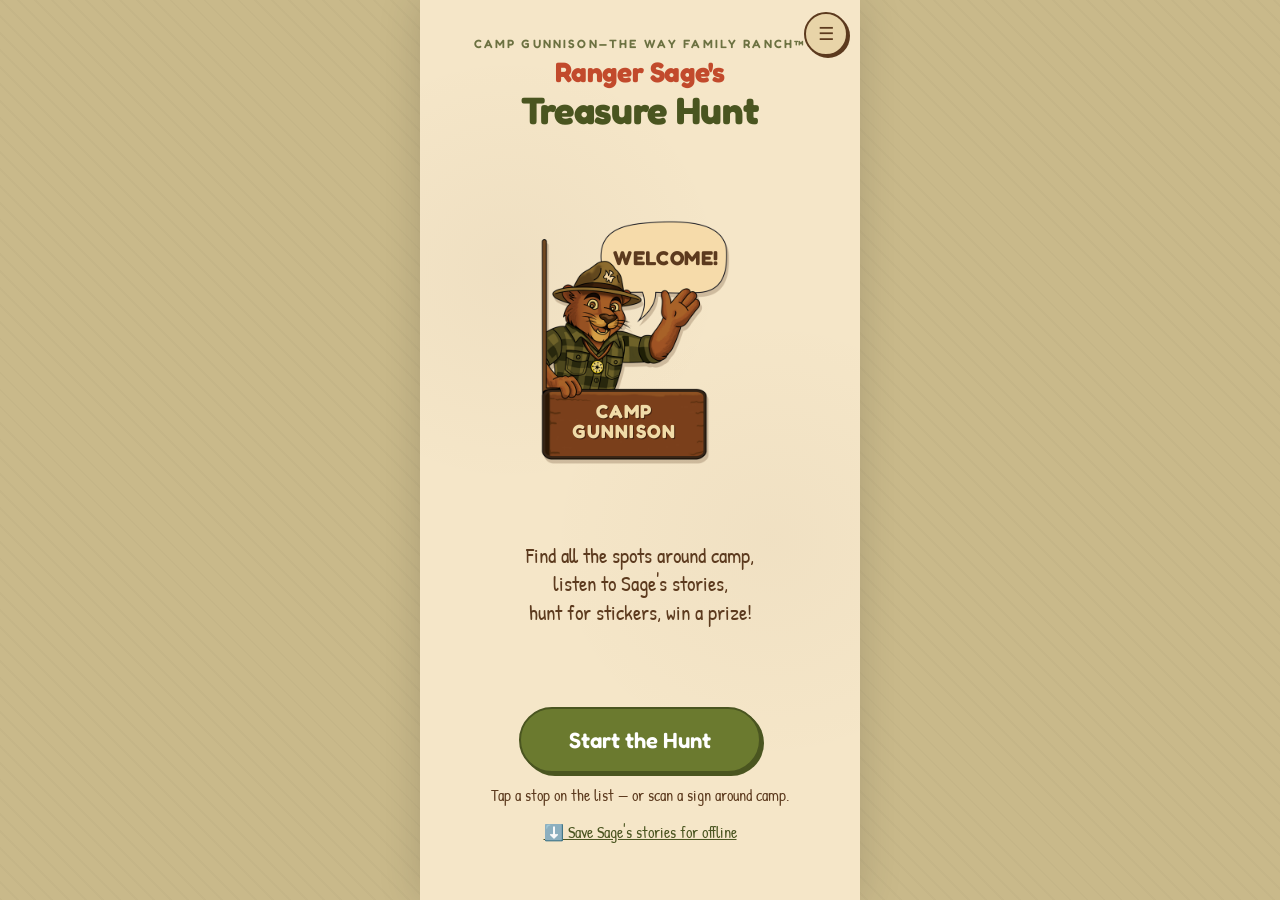
<file: index.html>
<!DOCTYPE html>
<html lang="en">
<head>
  <meta charset="utf-8">
  <meta name="viewport" content="width=device-width, initial-scale=1">
  <meta name="theme-color" content="#5C7A3A">
  <title>Ranger Sage's Treasure Hunt — Camp Gunnison</title>

  <link rel="manifest" href="manifest.webmanifest">
  <link rel="icon" type="image/png" href="icons/icon-192.png">
  <link rel="apple-touch-icon" href="icons/apple-touch-icon.png">
  <meta name="mobile-web-app-capable" content="yes">
  <meta name="apple-mobile-web-app-capable" content="yes">
  <meta name="apple-mobile-web-app-status-bar-style" content="default">
  <meta name="apple-mobile-web-app-title" content="Sage's Hunt">

  <!-- Fonts are self-hosted so the look survives offline / weak signal. -->
  <link rel="stylesheet" href="fonts/fonts.css?v=2026-07-03a">
  <link rel="stylesheet" href="styles.css?v=2026-07-03a">
</head>
<body>
  <div id="device-frame">
    <div id="app" role="main">
      <noscript>This treasure hunt needs JavaScript turned on.</noscript>
    </div>
    <div id="toast-host" role="status" aria-live="polite"></div>
    <div id="confetti-host" aria-hidden="true"></div>
    <button id="menu-btn" type="button" aria-label="Menu" aria-controls="menu-panel" aria-expanded="false">☰</button>
    <div id="menu-panel" hidden>
      <button class="menu-item" data-action="map">Back to map</button>
      <button class="menu-item" data-action="reset">Start over</button>
      <button class="menu-item" data-action="close">Close</button>
    </div>
  </div>

  <script src="jsQR.min.js?v=2026-07-03a"></script>
  <script src="qr-scanner.js?v=2026-07-03a"></script>
  <script src="data.js?v=2026-07-03a"></script>
  <script src="app.js?v=2026-07-03a"></script>
  <script>
    if ("serviceWorker" in navigator) {
      window.addEventListener("load", () => {
        navigator.serviceWorker.register("sw.js").catch(err => console.warn("SW register failed:", err));
      });
    }
  </script>
</body>
</html>
</file>
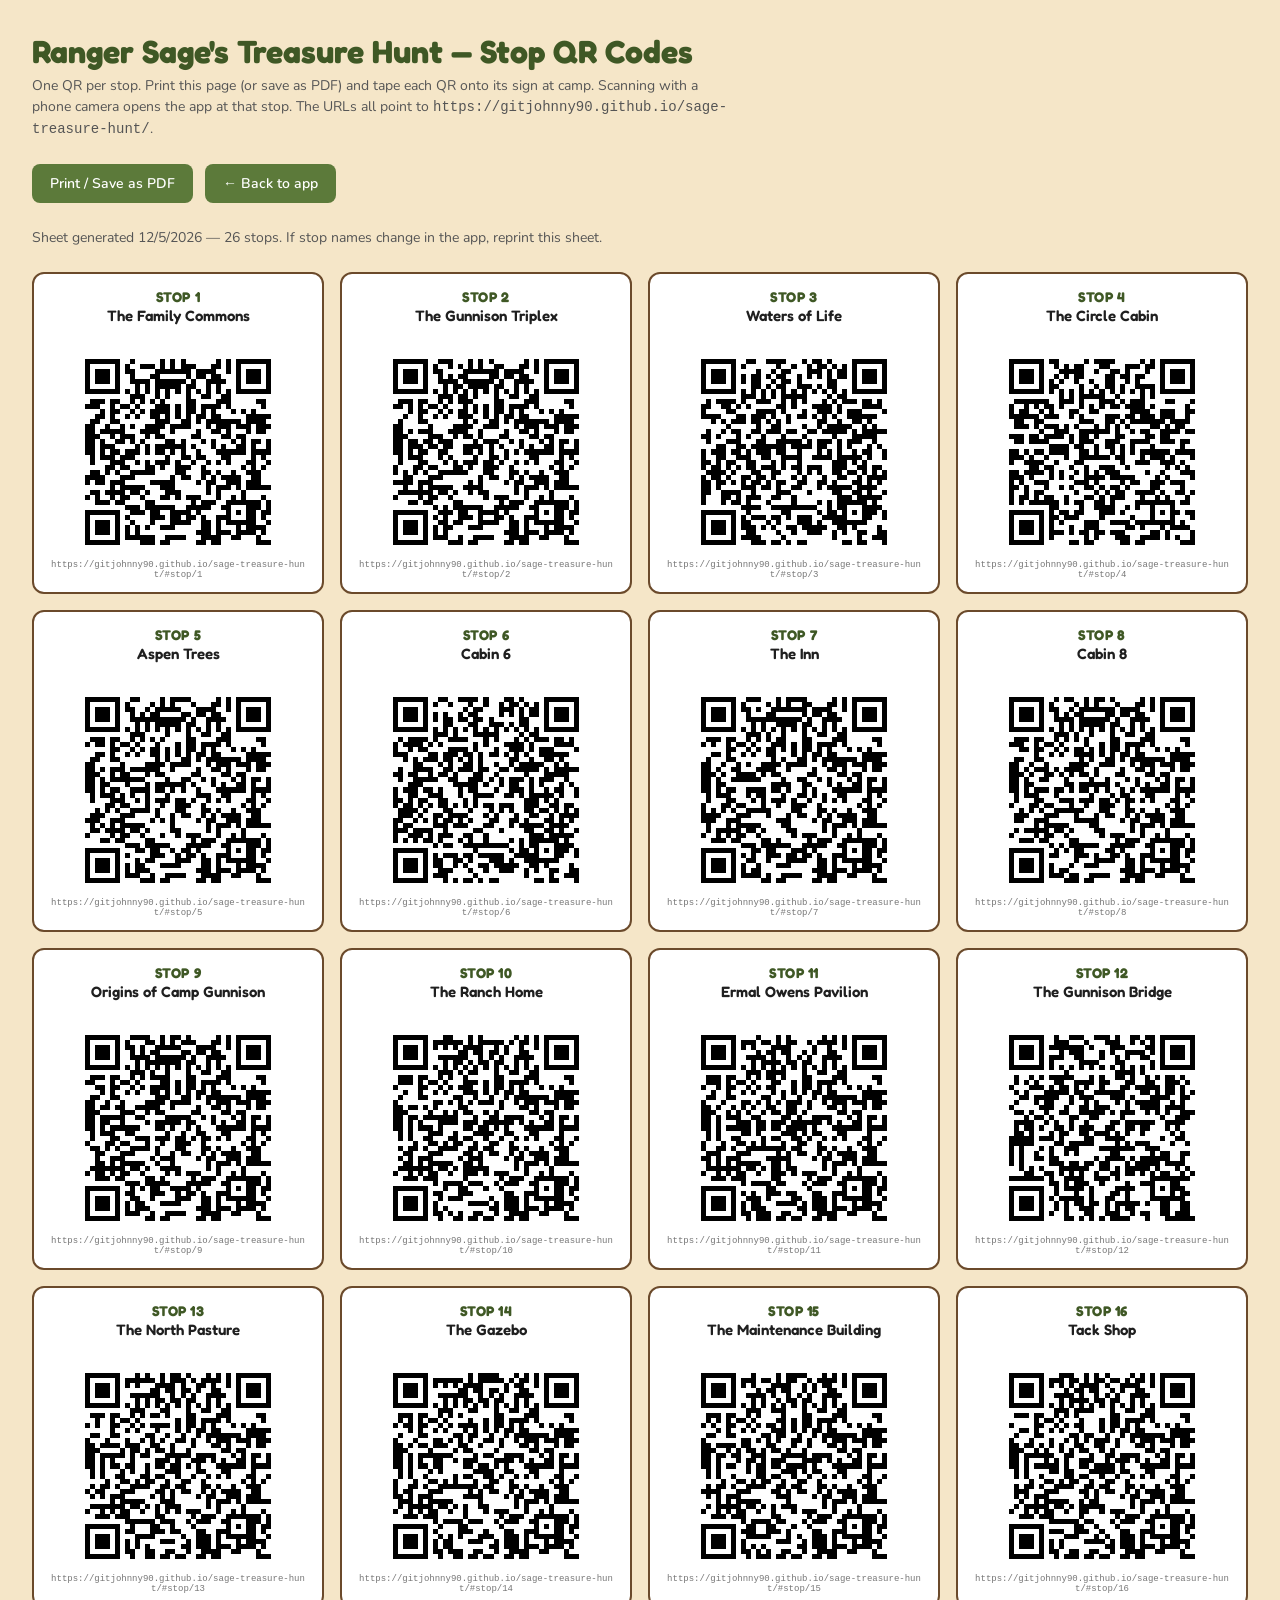
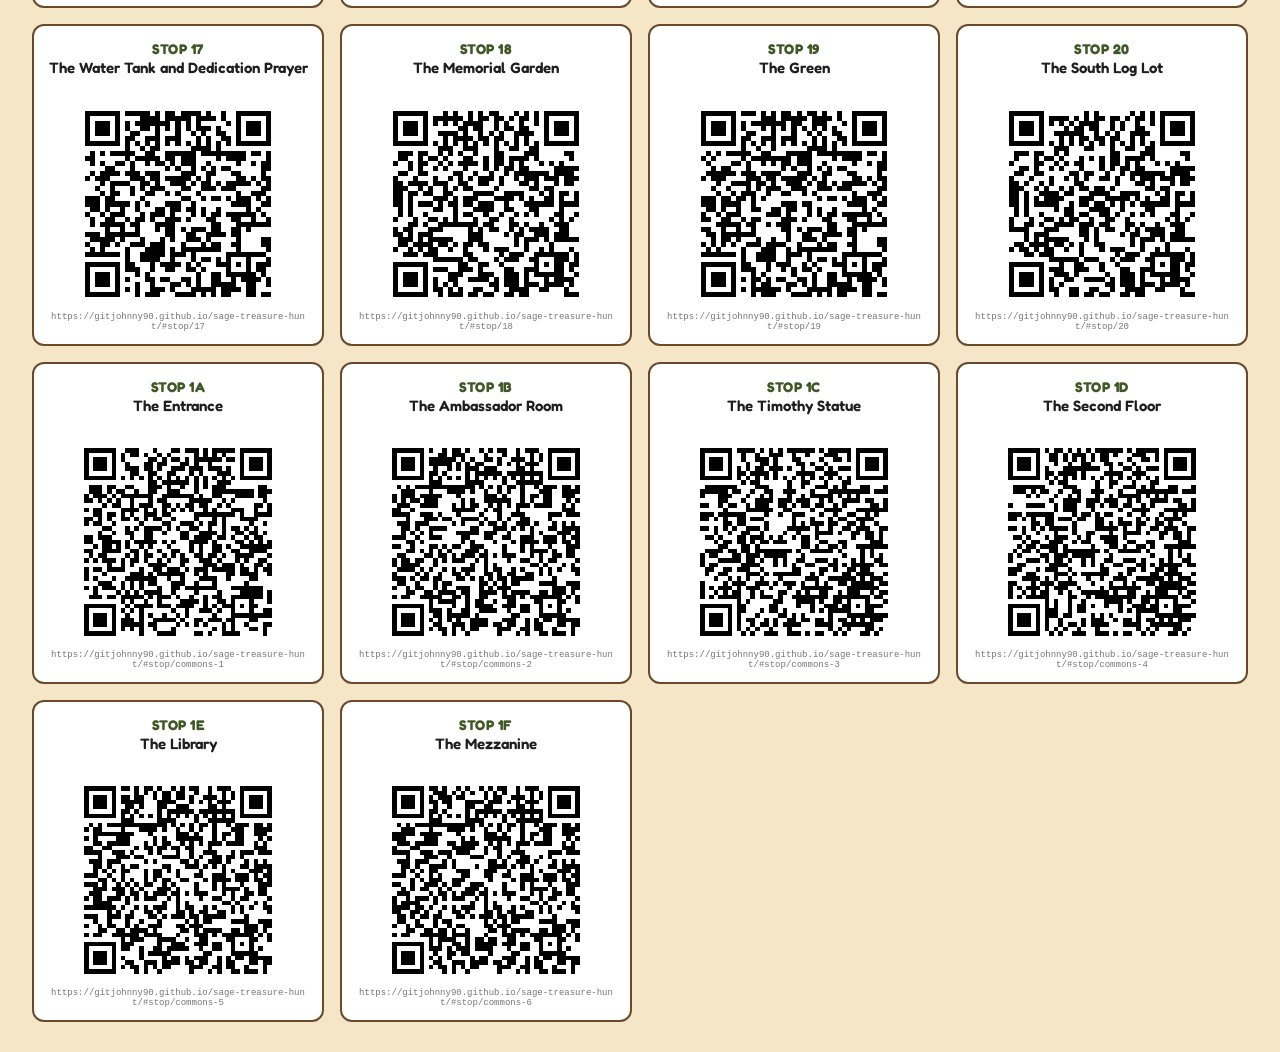
<file: print-qr.html>
<!DOCTYPE html>
<html lang="en">
<head>
  <meta charset="utf-8">
  <title>Sage's Hunt — Printable QR Codes</title>
  <link rel="stylesheet" href="fonts/fonts.css">
  <link rel="icon" type="image/png" href="icons/icon-192.png">
  <style>
    :root {
      --paper: #F5E6C8;
      --olive: #5C7A3A;
      --olive-deep: #3F5825;
      --wood: #6B4A2B;
    }
    * { box-sizing: border-box; }
    body {
      margin: 0;
      padding: 32px;
      font-family: "Nunito", system-ui, sans-serif;
      background: var(--paper);
      color: #222;
    }
    h1 {
      font-family: "Fredoka", sans-serif;
      font-weight: 700;
      color: var(--olive-deep);
      margin: 0 0 4px;
    }
    .instr {
      max-width: 700px;
      margin: 0 0 24px;
      font-size: 14px;
      line-height: 1.5;
      color: #555;
    }
    .controls {
      margin-bottom: 24px;
      display: flex;
      gap: 12px;
      flex-wrap: wrap;
    }
    .controls button, .controls a {
      padding: 10px 18px;
      background: var(--olive);
      color: #fff;
      border: none;
      border-radius: 8px;
      font: 600 14px "Nunito", sans-serif;
      cursor: pointer;
      text-decoration: none;
      display: inline-block;
    }
    .grid {
      display: grid;
      grid-template-columns: repeat(4, 1fr);
      gap: 16px;
    }
    .qr-card {
      background: #fff;
      border: 2px solid var(--wood);
      border-radius: 12px;
      padding: 14px 12px 12px;
      text-align: center;
      break-inside: avoid;
      page-break-inside: avoid;
    }
    .qr-num {
      font-family: "Fredoka", sans-serif;
      font-weight: 700;
      color: var(--olive-deep);
      font-size: 14px;
      letter-spacing: 0.04em;
      margin-bottom: 2px;
    }
    .qr-name {
      font-family: "Fredoka", sans-serif;
      font-weight: 600;
      font-size: 15px;
      line-height: 1.15;
      margin-bottom: 10px;
      min-height: 35px;
      color: #1f1f1f;
    }
    .qr-image img,
    .qr-image canvas {
      display: block;
      width: 100%;
      height: auto;
      max-width: 200px;
      margin: 0 auto;
      image-rendering: pixelated;
    }
    .qr-url {
      margin-top: 8px;
      font-size: 9px;
      color: #777;
      word-break: break-all;
      font-family: ui-monospace, "SF Mono", Menlo, monospace;
    }
    /* Print: cleaner layout, 3 per row, hide controls */
    @media print {
      body { background: #fff; padding: 12mm; }
      .instr, .controls { display: none; }
      .grid { grid-template-columns: repeat(3, 1fr); gap: 8mm; }
      .qr-card { border-color: #888; }
      h1 { margin-bottom: 8mm; }
    }
  </style>
</head>
<body>
  <h1>Ranger Sage's Treasure Hunt — Stop QR Codes</h1>
  <p class="instr">
    One QR per stop. Print this page (or save as PDF) and tape each QR onto its sign at camp.
    Scanning with a phone camera opens the app at that stop. The URLs all point to
    <code>https://gitjohnny90.github.io/sage-treasure-hunt/</code>.
  </p>
  <div class="controls">
    <button onclick="window.print()">Print / Save as PDF</button>
    <a href="./">← Back to app</a>
  </div>
  <p class="instr" id="version-stamp"></p>
  <div id="grid" class="grid"></div>

  <script src="qrcode-generator.js"></script>
  <script src="data.js?v=2026-07-03a"></script>
  <script>
    const BASE = "https://gitjohnny90.github.io/sage-treasure-hunt/";
    const grid = document.getElementById("grid");

    function escapeHtml(s) {
      return String(s).replace(/[&<>"']/g, c => ({"&":"&amp;","<":"&lt;",">":"&gt;","\"":"&quot;","'":"&#39;"}[c]));
    }

    function makeCard(stop) {
      const url = `${BASE}#stop/${stop.id}`;
      // Error correction Q holds up better on laminated/weathered outdoor signs.
      const qr = qrcode(0, "Q");
      qr.addData(url);
      qr.make();
      const imgTag = qr.createImgTag(6, 8); // cellSize=6px, margin=8px

      const card = document.createElement("div");
      card.className = "qr-card";
      card.innerHTML = `
        <div class="qr-num">STOP ${escapeHtml(stop.num)}</div>
        <div class="qr-name">${escapeHtml(stop.name)}</div>
        <div class="qr-image">${imgTag}</div>
        <div class="qr-url">${url}</div>
      `;
      grid.appendChild(card);
    }

    // Outdoor stops (1-20)
    OUTDOOR_STOPS.forEach(makeCard);
    // Commons sub-stops (1A-1F)
    COMMONS_STOPS.forEach(makeCard);

    // Stamp each printed generation so staff can tell sheets apart.
    document.getElementById("version-stamp").textContent =
      `Sheet generated ${new Date().toLocaleDateString()} — ${ALL_STOPS.length} stops. ` +
      `If stop names change in the app, reprint this sheet.`;
  </script>
</body>
</html>
</file>
<file: fonts/fonts.css>
@font-face {
  font-family: 'Fredoka';
  font-style: normal;
  font-weight: 500;
  font-stretch: 100%;
  font-display: swap;
  src: url('fredoka-500.woff2') format('woff2');
  unicode-range: U+0000-00FF, U+0131, U+0152-0153, U+02BB-02BC, U+02C6, U+02DA, U+02DC, U+0304, U+0308, U+0329, U+2000-206F, U+20AC, U+2122, U+2191, U+2193, U+2212, U+2215, U+FEFF, U+FFFD;
}
@font-face {
  font-family: 'Fredoka';
  font-style: normal;
  font-weight: 600;
  font-stretch: 100%;
  font-display: swap;
  src: url('fredoka-600.woff2') format('woff2');
  unicode-range: U+0000-00FF, U+0131, U+0152-0153, U+02BB-02BC, U+02C6, U+02DA, U+02DC, U+0304, U+0308, U+0329, U+2000-206F, U+20AC, U+2122, U+2191, U+2193, U+2212, U+2215, U+FEFF, U+FFFD;
}
@font-face {
  font-family: 'Fredoka';
  font-style: normal;
  font-weight: 700;
  font-stretch: 100%;
  font-display: swap;
  src: url('fredoka-700.woff2') format('woff2');
  unicode-range: U+0000-00FF, U+0131, U+0152-0153, U+02BB-02BC, U+02C6, U+02DA, U+02DC, U+0304, U+0308, U+0329, U+2000-206F, U+20AC, U+2122, U+2191, U+2193, U+2212, U+2215, U+FEFF, U+FFFD;
}
@font-face {
  font-family: 'Nunito';
  font-style: normal;
  font-weight: 400;
  font-display: swap;
  src: url('nunito-400.woff2') format('woff2');
  unicode-range: U+0000-00FF, U+0131, U+0152-0153, U+02BB-02BC, U+02C6, U+02DA, U+02DC, U+0304, U+0308, U+0329, U+2000-206F, U+20AC, U+2122, U+2191, U+2193, U+2212, U+2215, U+FEFF, U+FFFD;
}
@font-face {
  font-family: 'Nunito';
  font-style: normal;
  font-weight: 600;
  font-display: swap;
  src: url('nunito-600.woff2') format('woff2');
  unicode-range: U+0000-00FF, U+0131, U+0152-0153, U+02BB-02BC, U+02C6, U+02DA, U+02DC, U+0304, U+0308, U+0329, U+2000-206F, U+20AC, U+2122, U+2191, U+2193, U+2212, U+2215, U+FEFF, U+FFFD;
}
@font-face {
  font-family: 'Nunito';
  font-style: normal;
  font-weight: 700;
  font-display: swap;
  src: url('nunito-700.woff2') format('woff2');
  unicode-range: U+0000-00FF, U+0131, U+0152-0153, U+02BB-02BC, U+02C6, U+02DA, U+02DC, U+0304, U+0308, U+0329, U+2000-206F, U+20AC, U+2122, U+2191, U+2193, U+2212, U+2215, U+FEFF, U+FFFD;
}
@font-face {
  font-family: 'Nunito';
  font-style: normal;
  font-weight: 800;
  font-display: swap;
  src: url('nunito-800.woff2') format('woff2');
  unicode-range: U+0000-00FF, U+0131, U+0152-0153, U+02BB-02BC, U+02C6, U+02DA, U+02DC, U+0304, U+0308, U+0329, U+2000-206F, U+20AC, U+2122, U+2191, U+2193, U+2212, U+2215, U+FEFF, U+FFFD;
}
@font-face {
  font-family: 'Patrick Hand';
  font-style: normal;
  font-weight: 400;
  font-display: swap;
  src: url('patrickhand-400.woff2') format('woff2');
  unicode-range: U+0000-00FF, U+0131, U+0152-0153, U+02BB-02BC, U+02C6, U+02DA, U+02DC, U+0304, U+0308, U+0329, U+2000-206F, U+20AC, U+2122, U+2191, U+2193, U+2212, U+2215, U+FEFF, U+FFFD;
}
</file>
<file: styles.css>
/* ============================================================
   Ranger Sage's Treasure Hunt — prototype styles
   Camp Gunnison palette pulled from camp-map.png
   ============================================================ */

:root {
  --paper:        #F5E6C8;
  --paper-deep:   #E8D4A8;
  --cream-deep:   #F0DBA8;
  --olive:        #6B7A2F;
  --olive-deep:   #4A5520;
  --sage-green:   #9DAA5E;
  --mustard:      #E8A93D;
  --mustard-deep: #C48825;
  --wood:         #5C3A1E;
  --wood-light:   #8B6440;
  --pop:          #C24A2C;
  --river:        #BFD3BA;
  --sky:          #DCC796;

  --radius-card: 14px;
  --radius-btn: 999px;
  --shadow-card: 4px 4px 0 rgba(92, 58, 30, 0.35);
  --shadow-btn:  3px 3px 0 var(--olive-deep);

  --font-head: 'Fredoka', system-ui, sans-serif;
  --font-body: 'Nunito', system-ui, sans-serif;
  --font-hand: 'Patrick Hand', cursive;
}

/* ---------- Reset & base ---------- */
*, *::before, *::after { box-sizing: border-box; margin: 0; padding: 0; }
html { -webkit-text-size-adjust: 100%; }
body {
  font-family: var(--font-body);
  color: var(--wood);
  background: #C9B98A;
  /* subtle outer-frame wood feel */
  background-image:
    repeating-linear-gradient(45deg, rgba(0,0,0,0.02) 0 2px, transparent 2px 12px);
  min-height: 100vh;
  display: flex;
  justify-content: center;
  align-items: flex-start;
  padding: 0;
}
button {
  font: inherit; cursor: pointer; border: 0; background: none; color: inherit;
}
/* The hidden attribute must always win, even over display rules on .btn etc. */
[hidden] { display: none !important; }
img { display: block; max-width: 100%; }

/* ---------- Device frame ---------- */
#device-frame {
  position: relative;
  width: 100%;
  max-width: 440px;
  min-height: 100vh;
  background: var(--paper);
  overflow: hidden;
  box-shadow: 0 0 40px rgba(0,0,0,0.15);
}

#app {
  position: relative;
  min-height: 100vh;
  background: var(--paper);
  /* subtle paper texture */
  background-image:
    radial-gradient(circle at 20% 30%, rgba(92,58,30,0.04) 0, transparent 30%),
    radial-gradient(circle at 80% 60%, rgba(92,58,30,0.03) 0, transparent 35%);
}

/* ---------- Menu ---------- */
#menu-btn {
  position: absolute;
  top: 12px; right: 12px;
  width: 44px; height: 44px;
  background: var(--paper-deep);
  border: 2px solid var(--wood);
  border-radius: 50%;
  font-size: 18px;
  color: var(--wood);
  z-index: 100;
  box-shadow: 2px 2px 0 var(--wood);
}
#menu-btn:active { transform: translate(1px, 1px); box-shadow: 1px 1px 0 var(--wood); }
#menu-panel {
  position: absolute;
  top: 58px; right: 12px;
  background: var(--cream-deep);
  border: 2px solid var(--wood);
  border-radius: 10px;
  padding: 6px;
  z-index: 99;
  box-shadow: 3px 3px 0 var(--wood);
  display: flex; flex-direction: column;
  min-width: 140px;
}
#menu-panel[hidden] { display: none; }
.menu-item {
  padding: 10px 14px;
  text-align: left;
  font-family: var(--font-body);
  font-weight: 600;
  color: var(--wood);
  border-radius: 6px;
}
.menu-item:hover { background: var(--paper); }

/* ---------- Screen container & transitions ---------- */
.screen {
  position: absolute;
  inset: 0;
  padding: 24px 20px 32px;
  animation: screen-in 320ms cubic-bezier(0.2, 0.7, 0.3, 1.2);
  overflow-y: auto;
}
@keyframes screen-in {
  from { transform: translateY(16px); opacity: 0; }
  to   { transform: translateY(0); opacity: 1; }
}

/* ---------- Typography ---------- */
h1, h2, h3 { font-family: var(--font-head); color: var(--wood); line-height: 1.1; letter-spacing: -0.01em; }
h1 { font-size: 32px; font-weight: 700; }
h2 { font-size: 24px; font-weight: 600; }
h3 { font-size: 18px; font-weight: 600; }
p { line-height: 1.5; }

.eyebrow {
  font-family: var(--font-head);
  font-size: 12px;
  font-weight: 600;
  letter-spacing: 0.18em;
  text-transform: uppercase;
  color: var(--olive-deep);
  opacity: 0.8;
}

.sage-handwriting {
  font-family: var(--font-hand);
  font-size: 18px;
  color: var(--wood);
  line-height: 1.4;
}

/* ---------- Buttons ---------- */
.btn {
  display: inline-flex;
  align-items: center;
  justify-content: center;
  gap: 8px;
  padding: 16px 28px;
  font-family: var(--font-head);
  font-weight: 600;
  font-size: 18px;
  border-radius: var(--radius-btn);
  border: 2px solid var(--olive-deep);
  transition: transform 80ms ease, box-shadow 80ms ease;
}
.btn-primary {
  background: var(--olive);
  color: #FFFFFF; /* AA contrast on olive; paper cream was borderline */
  box-shadow: var(--shadow-btn);
}
.btn-primary:active {
  transform: translate(2px, 2px);
  box-shadow: 1px 1px 0 var(--olive-deep);
}
.btn-ghost {
  background: transparent;
  color: var(--wood);
  border-color: var(--wood);
  box-shadow: 2px 2px 0 var(--wood);
  font-size: 14px;
  padding: 10px 18px;
}
.btn-ghost:active {
  transform: translate(1px, 1px);
  box-shadow: 1px 1px 0 var(--wood);
}

/* ============================================================
   SCREEN: WELCOME
   ============================================================ */
.screen.welcome {
  display: flex;
  flex-direction: column;
  align-items: center;
  justify-content: space-between;
  text-align: center;
  padding-top: 36px;
}
.welcome-eyebrow { margin-bottom: 6px; }
.welcome-title {
  font-size: 38px;
  color: var(--olive-deep);
  margin-bottom: 6px;
}
.welcome-title .ranger-sage {
  color: var(--pop);
  display: block;
  font-size: 28px;
  margin-bottom: 2px;
}
.welcome-pitch {
  font-family: var(--font-hand);
  font-size: 21px;
  color: var(--wood);
  margin: 0 16px;
  line-height: 1.35;
}
.welcome-sage-wrap {
  position: relative;
  display: inline-block;
  width: 240px;
  max-width: 80%;
  margin: 8px auto;
  animation: breathe 3.2s ease-in-out infinite;
  filter: drop-shadow(2px 4px 0 rgba(92,58,30,0.25));
}
.welcome-sage {
  display: block;
  width: 100%;
  height: auto;
}
/* Positions pixel-measured from sage_welcoming.png — bubble interior centroid
   = (60.73%, 15.88%), wood sign visible centroid = (43.32%, 83.91%) of canvas. */
.welcome-bubble-text {
  position: absolute;
  top: 15.88%;
  left: 60.73%;
  transform: translate(-50%, -50%);
  font-family: var(--font-head);
  font-weight: 700;
  font-size: clamp(14px, 4.2vw, 20px);
  letter-spacing: 0.02em;
  color: var(--wood);
  text-align: center;
  line-height: 1;
  pointer-events: none;
}
.welcome-sign-text {
  position: absolute;
  top: 83.91%;
  left: 43.32%;
  transform: translate(-50%, -50%);
  font-family: var(--font-head);
  font-weight: 700;
  font-size: clamp(13px, 4vw, 19px);
  letter-spacing: 0.06em;
  color: #F0DBA8;
  text-shadow: 1px 1px 0 rgba(0,0,0,0.4);
  text-align: center;
  line-height: 1.05;
  pointer-events: none;
}
.welcome-cta {
  margin-top: 6px;
}
.welcome-cta .btn-primary {
  padding: 18px 48px;
  font-size: 22px;
}
.welcome-helper {
  font-family: var(--font-hand);
  font-size: 16px;
  color: var(--wood); /* readable in direct sunlight */
  margin-top: 10px;
}

/* ============================================================
   SCREEN: MAP
   ============================================================ */
.screen.map { padding-top: 16px; }

.progress-strip {
  background: var(--cream-deep);
  border: 2px solid var(--wood);
  border-radius: 12px;
  padding: 10px 60px 12px 14px; /* right padding leaves room for menu button */
  margin-bottom: 14px;
  box-shadow: 3px 3px 0 rgba(92,58,30,0.25);
  position: relative;
}
.progress-strip .progress-count {
  font-family: var(--font-head);
  font-weight: 600;
  font-size: 14px;
  color: var(--olive-deep);
  display: flex; align-items: center; justify-content: space-between;
}
.progress-tally {
  margin-top: 8px;
  font-family: var(--font-hand);
  font-size: 30px;
  color: var(--mustard-deep);
  letter-spacing: 3px;
  line-height: 1;
  word-break: break-all;
}
.progress-tally .star {
  color: var(--mustard);
  text-shadow: 1px 2px 0 var(--mustard-deep);
}

.map-canvas {
  position: relative;
  width: 100%;
  padding: 18px 16px 24px;
  background: #8B6440;
  /* wood-panel wall feel */
  background-image:
    repeating-linear-gradient(90deg,
      rgba(0,0,0,0.06) 0 1px, transparent 1px 40px,
      rgba(255,255,255,0.04) 40px 41px, transparent 41px 80px),
    linear-gradient(180deg, #9B7250 0%, #7A5638 100%);
  border: 2px solid var(--wood);
  border-radius: 14px;
  overflow: hidden;
  box-shadow: 3px 3px 0 rgba(92,58,30,0.3);
}
.map-tilted {
  position: relative;
  width: 100%;
  transform: rotate(-1.8deg);
  filter: drop-shadow(2px 4px 6px rgba(0,0,0,0.35));
  background: var(--paper);
  padding: 4px;
  border: 1px solid rgba(92,58,30,0.4);
}
.map-img {
  display: block;
  width: 100%;
  height: auto;
}
.map-stamp-overlay {
  position: absolute;
  inset: 4px; /* matches .map-tilted padding so coords align to image */
  pointer-events: none;
}
.map-check-stamp {
  position: absolute;
  width: 22px;
  height: 22px;
  color: #D9342C; /* coral red — pops against the map's olive/cream */
  transform: translate(-50%, -50%) rotate(-8deg);
  pointer-events: none;
  animation: stamp-land 500ms cubic-bezier(0.3, 0.8, 0.4, 1.4);
  filter: drop-shadow(1px 1px 0 rgba(255,255,255,0.85)) drop-shadow(1px 2px 2px rgba(0,0,0,0.35));
}
.map-check-stamp svg { width: 100%; height: 100%; display: block; }
@keyframes stamp-land {
  0%   { transform: translate(-50%, -50%) rotate(45deg) scale(2); opacity: 0; }
  60%  { transform: translate(-50%, -50%) rotate(-12deg) scale(0.9); opacity: 1; }
  100% { transform: translate(-50%, -50%) rotate(-8deg) scale(1); opacity: 1; }
}
.map-pushpin {
  position: absolute;
  top: -16px;
  left: 50%;
  transform: translateX(-50%) rotate(1.8deg); /* counter the tilt so pin reads vertical */
  width: 26px;
  height: 34px;
  z-index: 5;
  pointer-events: none;
}
.map-pushpin svg { width: 100%; height: 100%; display: block; }

.map-footer-tip {
  margin-top: 14px;
  text-align: center;
  font-family: var(--font-hand);
  font-size: 16px;
  color: var(--wood-light);
}

/* ============================================================
   CLIPBOARD list (primary interactive surface on the map screen)
   ============================================================ */
.clipboard {
  position: relative;
  margin-top: 24px;
  padding: 28px 12px 16px;
  background: #6E4F2C;
  background-image:
    repeating-linear-gradient(90deg, rgba(0,0,0,0.12) 0 1px, transparent 1px 5px),
    linear-gradient(180deg, #7C5A35 0%, #5A3F22 100%);
  border-radius: 14px;
  border: 2px solid #3B2811;
  box-shadow: 3px 4px 0 rgba(0,0,0,0.35);
}
.clipboard.inset {
  margin-top: 8px;
}
.clipboard-clip {
  position: absolute;
  top: -14px;
  left: 50%;
  transform: translateX(-50%);
  width: 84px;
  height: 28px;
  background: linear-gradient(180deg, #F0DBA8 0%, #C9A86A 55%, #876736 100%);
  border-radius: 6px;
  border: 2px solid #5C3A1E;
  box-shadow: 1px 2px 4px rgba(0,0,0,0.35);
}
.clipboard-clip::before {
  content: "";
  position: absolute;
  bottom: -10px;
  left: 50%;
  transform: translateX(-50%);
  width: 36px;
  height: 14px;
  background: linear-gradient(180deg, #C9A86A 0%, #876736 100%);
  border-radius: 2px;
  border: 2px solid #5C3A1E;
  border-top: none;
}
.clipboard-paper {
  background: #FAF0DC;
  padding: 14px 12px;
  border-radius: 6px;
  box-shadow: inset 0 0 0 1px rgba(0,0,0,0.05);
  /* faint notebook lines */
  background-image:
    linear-gradient(90deg, transparent 24px, rgba(192,72,72,0.18) 24px 25px, transparent 25px);
}
.clipboard-header {
  font-family: var(--font-head);
  font-weight: 600;
  font-size: 13px;
  text-transform: uppercase;
  letter-spacing: 0.16em;
  color: var(--olive-deep);
  text-align: center;
  margin-bottom: 8px;
  padding-bottom: 6px;
  border-bottom: 1.5px dashed rgba(92,58,30,0.25);
}
.clipboard-row {
  display: flex;
  align-items: center;
  gap: 12px;
  width: 100%;
  padding: 9px 6px;
  border-bottom: 1px dashed rgba(92,58,30,0.15);
  text-align: left;
  background: transparent;
  transition: background 80ms ease, transform 80ms ease;
}
.clipboard-row:last-child { border-bottom: none; }
.clipboard-row:hover { background: rgba(232,169,61,0.12); }
.clipboard-row:active { transform: translateX(2px); }
.clipboard-row .row-num {
  flex-shrink: 0;
  width: 30px;
  height: 30px;
  border-radius: 50%;
  background: var(--mustard);
  border: 2px solid var(--wood);
  font-family: var(--font-head);
  font-weight: 700;
  font-size: 13px;
  color: var(--wood);
  display: flex; align-items: center; justify-content: center;
}
.clipboard-row .row-name {
  flex: 1;
  font-family: var(--font-head);
  font-weight: 600;
  font-size: 16px;
  color: var(--wood);
  line-height: 1.2;
}
.clipboard-row.complete .row-num {
  background: var(--sage-green);
  opacity: 0.7;
}
.clipboard-row.complete .row-name {
  text-decoration: line-through;
  text-decoration-color: rgba(92,58,30,0.4);
  text-decoration-thickness: 1.5px;
  opacity: 0.65;
}
.row-check {
  width: 32px; height: 32px;
  display: inline-block;
  color: var(--olive-deep); /* olive on cream paper reads well */
  transform: rotate(-6deg);
  flex-shrink: 0;
}
.row-check svg { width: 100%; height: 100%; display: block; }
.row-empty {
  width: 26px; height: 26px;
  border-radius: 50%;
  border: 2px dashed rgba(92,58,30,0.3);
  flex-shrink: 0;
}
.commons-progress {
  font-family: var(--font-head);
  font-weight: 700;
  font-size: 11px;
  letter-spacing: 0.04em;
  text-transform: uppercase;
  background: var(--pop);
  color: var(--paper);
  padding: 4px 10px;
  border-radius: 999px;
  flex-shrink: 0;
  border: 1.5px solid var(--paper);
  box-shadow: 1px 1px 0 rgba(0,0,0,0.25);
}

/* ============================================================
   SCREEN: SCAN-PREP (pre-scan "find this sign" page)
   ============================================================ */
.screen.scan-prep {
  padding-top: 14px;
  text-align: center;
}
.scan-prep-title {
  font-family: var(--font-head);
  font-size: 16px;
  font-weight: 600;
  letter-spacing: 0.08em;
  text-transform: uppercase;
  color: var(--olive-deep);
  margin-top: 10px;
  margin-bottom: 2px;
}
.scan-prep-location {
  font-family: var(--font-head);
  font-size: 26px;
  font-weight: 700;
  color: var(--wood);
  margin-bottom: 16px;
  line-height: 1.1;
}

.qr-sign-mockup {
  position: relative;
  width: min(280px, 80%);
  margin: 0 auto 20px;
  padding-top: 18px;
}
.sign-post {
  position: absolute;
  top: 12px; left: 50%;
  transform: translateX(-50%);
  width: 14px;
  height: 100%;
  background: linear-gradient(180deg, #8B6440 0%, #5C3A1E 100%);
  border: 2px solid var(--wood);
  border-radius: 2px;
  z-index: 1;
}
.sign-board {
  position: relative;
  background: linear-gradient(180deg, #B68957 0%, #8B6440 100%);
  border: 3px solid #4A2D14;
  border-radius: 10px;
  padding: 12px 16px 14px;
  box-shadow: 4px 5px 0 rgba(0,0,0,0.3);
  z-index: 2;
}
.sign-banner {
  font-family: var(--font-head);
  font-weight: 700;
  font-size: 13px;
  letter-spacing: 0.18em;
  color: var(--paper);
  background: #4A5520;
  padding: 4px 10px;
  border-radius: 4px;
  display: inline-block;
  margin-bottom: 8px;
  border: 1.5px solid #2C3210;
}
.sign-sage {
  display: block;
  width: 70px;
  margin: 0 auto 4px;
  filter: drop-shadow(1px 2px 0 rgba(0,0,0,0.2));
}
.sign-name-plaque {
  font-family: var(--font-head);
  font-weight: 700;
  font-size: 14px;
  color: var(--wood);
  background: var(--paper);
  padding: 5px 8px;
  border-radius: 4px;
  border: 1.5px solid var(--wood);
  margin-bottom: 10px;
  box-shadow: inset 0 0 0 1px rgba(0,0,0,0.05);
}
.sign-qr {
  width: 100px;
  height: 100px;
  margin: 0 auto 6px;
  padding: 4px;
  background: #FAF0DC;
  border: 2px solid var(--wood);
  border-radius: 4px;
  box-shadow: 1px 2px 0 rgba(0,0,0,0.3);
}
.sign-qr svg { width: 100%; height: 100%; display: block; }
.sign-scan-hint {
  font-family: var(--font-hand);
  font-size: 16px;
  color: var(--paper);
  text-shadow: 1px 1px 0 rgba(0,0,0,0.5);
  margin-top: 4px;
}

.scan-cta-row {
  margin-top: 8px;
}
.scan-cta {
  padding: 16px 36px;
  font-size: 19px;
  display: inline-flex;
  align-items: center;
  gap: 10px;
}
.scan-cta .cam-icon { font-size: 22px; }
.scan-helper {
  margin-top: 10px;
  font-family: var(--font-hand);
  font-size: 16px;
  color: var(--wood);
}

/* ============================================================
   SCAN VIEWFINDER OVERLAY (fake camera)
   ============================================================ */
.scan-overlay {
  position: fixed;
  inset: 0;
  background: rgba(0,0,0,0.85);
  z-index: 500;
  display: flex;
  flex-direction: column;
  align-items: center;
  justify-content: center;
  animation: scan-fade-in 200ms ease;
}
@keyframes scan-fade-in {
  from { opacity: 0; }
  to { opacity: 1; }
}
.scan-viewfinder {
  position: relative;
  width: 240px;
  height: 240px;
}
.vf-corner {
  position: absolute;
  width: 38px;
  height: 38px;
  border: 4px solid #fff;
}
.vf-corner.tl { top: 0; left: 0; border-right: none; border-bottom: none; border-radius: 8px 0 0 0; }
.vf-corner.tr { top: 0; right: 0; border-left: none; border-bottom: none; border-radius: 0 8px 0 0; }
.vf-corner.bl { bottom: 0; left: 0; border-right: none; border-top: none; border-radius: 0 0 0 8px; }
.vf-corner.br { bottom: 0; right: 0; border-left: none; border-top: none; border-radius: 0 0 8px 0; }
.vf-scanline {
  position: absolute;
  top: 8px;
  left: 8px;
  right: 8px;
  height: 3px;
  background: linear-gradient(90deg, transparent, var(--mustard) 50%, transparent);
  box-shadow: 0 0 12px var(--mustard);
  animation: scan-sweep 1.1s ease-in-out infinite;
}
@keyframes scan-sweep {
  0%   { transform: translateY(0); }
  50%  { transform: translateY(216px); }
  100% { transform: translateY(0); }
}
.scan-label {
  margin-top: 24px;
  font-family: var(--font-head);
  font-size: 22px;
  font-weight: 700;
  color: #fff;
  letter-spacing: 0.06em;
  text-shadow: 0 2px 4px rgba(0,0,0,0.5);
}
.scan-overlay.found .vf-scanline { display: none; }
.scan-overlay.found .vf-corner { border-color: var(--mustard); animation: vf-flash 300ms ease; }

/* Live camera scanner */
.scan-overlay.live { background: #000; }
.scan-video {
  position: absolute;
  inset: 0;
  width: 100%;
  height: 100%;
  object-fit: cover;
  z-index: 0;
}
.scan-vignette {
  position: absolute;
  inset: 0;
  background: radial-gradient(circle at center, transparent 0, transparent 38%, rgba(0,0,0,0.55) 100%);
  z-index: 1;
  pointer-events: none;
}
.scan-overlay.live .scan-viewfinder { z-index: 2; }
.scan-overlay.live .scan-label { z-index: 2; position: absolute; bottom: 110px; left: 0; right: 0; text-align: center; margin: 0; }
.scan-overlay.live.error .scan-label { color: var(--pop); }
.scan-cancel {
  position: absolute;
  bottom: 40px;
  left: 50%;
  transform: translateX(-50%);
  z-index: 3;
  padding: 12px 28px;
  border: 2px solid #fff;
  background: rgba(0,0,0,0.4);
  color: #fff;
  font-family: var(--font-head);
  font-weight: 700;
  font-size: 16px;
  letter-spacing: 0.06em;
  border-radius: 999px;
  cursor: pointer;
}
.scan-cancel:active { transform: translateX(-50%) scale(0.97); }

/* DEMO skip button on pre-scan page (in-line under Scan QR Code) */
.scan-skip {
  display: block;
  margin: 12px auto 0;
  padding: 6px 14px;
  background: transparent;
  border: none;
  color: var(--olive);
  font-family: var(--font-head);
  font-size: 13px;
  font-weight: 600;
  letter-spacing: 0.08em;
  cursor: pointer;
  text-decoration: underline;
  opacity: 0.7;
}
@keyframes vf-flash {
  0%   { transform: scale(1); }
  50%  { transform: scale(1.15); }
  100% { transform: scale(1); }
}

.sage-corner {
  display: none; /* Sage is in the printed map now */
}

@keyframes breathe {
  0%, 100% { transform: scale(1); }
  50%      { transform: scale(1.025); }
}

/* ============================================================
   SCREEN: STOP
   ============================================================ */
.screen.stop { padding-top: 14px; }

.stop-header {
  display: flex; align-items: center; justify-content: space-between;
  margin-bottom: 12px;
  padding-right: 52px; /* keep clear of the menu button */
}
.back-btn {
  display: inline-flex; align-items: center; gap: 6px;
  font-family: var(--font-head);
  font-size: 14px; font-weight: 600;
  color: var(--wood);
  padding: 8px 14px 8px 10px;
  border-radius: 999px;
  background: var(--paper-deep);
  border: 2px solid var(--wood);
  box-shadow: 2px 2px 0 var(--wood);
}
.back-btn:active { transform: translate(1px,1px); box-shadow: 1px 1px 0 var(--wood); }
.stop-num-tag {
  font-family: var(--font-head);
  font-size: 14px; font-weight: 600;
  color: var(--paper);
  background: var(--olive);
  padding: 6px 14px;
  border-radius: 999px;
  border: 2px solid var(--olive-deep);
}
.stop-title {
  font-size: 28px;
  color: var(--olive-deep);
  margin-bottom: 8px;
  line-height: 1.05;
}
.stop-intro {
  font-family: var(--font-hand);
  font-size: 18px;
  color: var(--wood);
  background: var(--cream-deep);
  border-left: 4px solid var(--olive);
  padding: 10px 14px;
  border-radius: 8px;
  margin-bottom: 16px;
  position: relative;
}

/* Audio player */
.audio-player {
  background: var(--cream-deep);
  border: 2px solid var(--wood);
  border-radius: var(--radius-card);
  padding: 14px;
  margin-bottom: 14px;
  box-shadow: var(--shadow-card);
  display: flex;
  align-items: center;
  gap: 12px;
  position: relative;
}
.play-btn {
  flex-shrink: 0;
  width: 52px; height: 52px;
  border-radius: 50%;
  background: var(--olive);
  border: 2.5px solid var(--olive-deep);
  color: var(--paper);
  font-size: 22px;
  display: flex; align-items: center; justify-content: center;
  box-shadow: 2px 2px 0 var(--olive-deep);
}
.play-btn:active { transform: translate(1px,1px); box-shadow: 1px 1px 0 var(--olive-deep); }
.play-btn.playing::before { content: "❚❚"; font-size: 16px; letter-spacing: 1px; }
.play-btn:not(.playing)::before { content: "▶"; padding-left: 3px; }
.audio-bar {
  flex: 1;
  display: flex; flex-direction: column;
  gap: 4px;
}
.audio-seek {
  -webkit-appearance: none;
  appearance: none;
  width: 100%;
  height: 10px;
  border-radius: 999px;
  border: 1.5px solid var(--wood-light);
  background:
    linear-gradient(var(--mustard), var(--mustard)) 0 / var(--fill, 0%) 100% no-repeat,
    var(--paper);
  outline-offset: 3px;
  cursor: pointer;
}
.audio-seek::-webkit-slider-thumb {
  -webkit-appearance: none;
  appearance: none;
  width: 22px; height: 22px;
  border-radius: 50%;
  background: var(--olive);
  border: 2.5px solid var(--olive-deep);
  box-shadow: 1px 1px 0 rgba(0,0,0,0.25);
}
.audio-seek::-moz-range-thumb {
  width: 22px; height: 22px;
  border-radius: 50%;
  background: var(--olive);
  border: 2.5px solid var(--olive-deep);
  box-shadow: 1px 1px 0 rgba(0,0,0,0.25);
}
.audio-time {
  font-family: var(--font-head);
  font-size: 13px;
  font-weight: 600;
  color: var(--wood);
  display: flex; justify-content: space-between;
}

/* Demo skip button */
.demo-skip {
  position: absolute;
  top: -10px; right: -8px;
  background: var(--pop);
  color: var(--paper);
  font-family: var(--font-head);
  font-size: 11px;
  font-weight: 600;
  padding: 4px 10px;
  border-radius: 12px;
  border: 1.5px solid var(--paper);
  box-shadow: 1px 1px 0 rgba(0,0,0,0.3);
  z-index: 2;
}

/* Transcript */
.transcript {
  background: var(--paper);
  border: 1.5px dashed var(--wood-light);
  border-radius: 10px;
  padding: 12px 14px;
  margin-bottom: 16px;
}
.transcript .eyebrow { margin-bottom: 6px; }
.transcript p {
  font-family: var(--font-body);
  font-size: 16px;
  line-height: 1.55;
  color: var(--wood);
}

/* Clue card */
.clue-card {
  background: var(--paper-deep);
  border: 2px solid var(--wood);
  border-radius: var(--radius-card);
  padding: 14px;
  box-shadow: var(--shadow-card);
  position: relative;
  transform: rotate(-1.5deg);
  margin: 0 6px 12px;
}
.clue-card .clue-tape {
  position: absolute;
  top: -10px; left: 50%;
  transform: translateX(-50%) rotate(-3deg);
  width: 70px; height: 18px;
  background: rgba(232, 169, 61, 0.55);
  border-radius: 2px;
}
.clue-card .clue-eyebrow {
  font-family: var(--font-head);
  font-weight: 700;
  font-size: 12px;
  letter-spacing: 0.14em;
  text-transform: uppercase;
  color: var(--pop);
  display: flex; align-items: center; gap: 6px;
  margin-bottom: 6px;
}
.clue-card .clue-text {
  font-family: var(--font-hand);
  font-size: 19px;
  color: var(--wood);
  line-height: 1.3;
  margin-bottom: 10px;
}
.clue-sticker-img {
  display: block;
  margin: 0 auto;
  max-width: 110px;
  filter: drop-shadow(2px 3px 0 rgba(92,58,30,0.2));
  transform: rotate(4deg);
}
.clue-sticker-placeholder {
  display: flex; align-items: center; justify-content: center;
  width: 90px; height: 90px;
  margin: 6px auto 0;
  border: 2px dashed var(--wood-light);
  border-radius: 50%;
  font-family: var(--font-hand);
  font-size: 13px;
  color: var(--wood-light);
  text-align: center;
  padding: 8px;
  background: rgba(255,255,255,0.3);
}

/* Sage on stop page */
.sage-stop {
  position: absolute;
  bottom: 12px;
  right: 4px;
  width: 78px;
  pointer-events: none;
  z-index: 2;
  animation: breathe 3s ease-in-out infinite;
  filter: drop-shadow(2px 3px 0 rgba(92,58,30,0.2));
  opacity: 0.92;
}

/* ============================================================
   SCREEN: COMMONS sub-list
   ============================================================ */
.commons-title { font-size: 22px; color: var(--olive-deep); margin-bottom: 4px; }
.commons-sub  { color: var(--wood-light); font-family: var(--font-hand); font-size: 18px; margin-bottom: 16px; }
.commons-list { display: flex; flex-direction: column; gap: 10px; }
.commons-item {
  display: flex; align-items: center; gap: 12px;
  background: var(--cream-deep);
  border: 2px solid var(--wood);
  border-radius: var(--radius-card);
  padding: 12px 14px;
  box-shadow: var(--shadow-card);
  text-align: left;
  width: 100%;
  transition: transform 80ms ease;
}
.commons-item:active { transform: translate(1px,1px); }
.commons-item .num-bubble {
  width: 36px; height: 36px;
  border-radius: 50%;
  background: var(--mustard);
  border: 2px solid var(--wood);
  font-family: var(--font-head);
  font-weight: 700;
  font-size: 13px;
  color: var(--wood);
  display: flex; align-items: center; justify-content: center;
  flex-shrink: 0;
}
.commons-item.complete .num-bubble { background: var(--sage-green); }
.commons-item .name {
  font-family: var(--font-head);
  font-weight: 600;
  font-size: 17px;
  color: var(--wood);
  flex: 1;
}
.commons-item .check {
  font-family: var(--font-head);
  font-size: 18px;
  color: var(--olive);
  font-weight: 700;
}

/* ============================================================
   SCREEN: DONE
   ============================================================ */
.screen.done {
  display: flex; flex-direction: column; align-items: center; justify-content: center;
  text-align: center;
  padding-top: 30px;
}
.done-eyebrow { margin-bottom: 8px; }
.done-title {
  font-size: 44px;
  color: var(--pop);
  letter-spacing: 0.02em;
  margin-bottom: 4px;
  animation: wobble 0.6s ease-in-out;
}
@keyframes wobble {
  0% { transform: rotate(0); }
  25% { transform: rotate(-3deg); }
  75% { transform: rotate(3deg); }
  100% { transform: rotate(0); }
}
.done-sub {
  font-family: var(--font-hand);
  font-size: 19px;
  color: var(--wood);
  margin: 0 12px 12px;
}
.done-sage {
  width: 240px;
  max-width: 80%;
  animation: breathe 3s ease-in-out infinite;
  filter: drop-shadow(3px 5px 0 rgba(92,58,30,0.25));
  margin: 8px 0;
}
.prize-code {
  background: var(--cream-deep);
  border: 2.5px dashed var(--olive);
  border-radius: 14px;
  padding: 16px 24px;
  margin: 14px 0;
  display: inline-block;
}
.prize-code .label {
  font-family: var(--font-head);
  font-size: 11px;
  font-weight: 600;
  letter-spacing: 0.18em;
  text-transform: uppercase;
  color: var(--olive-deep);
}
.prize-code .code {
  font-family: var(--font-head);
  font-size: 28px;
  font-weight: 700;
  color: var(--wood);
  letter-spacing: 0.05em;
  display: block;
  margin-top: 4px;
}
.start-over {
  margin-top: 16px;
  font-family: var(--font-hand);
  font-size: 15px;
  color: var(--wood-light);
  text-decoration: underline;
}

/* ============================================================
   TOAST + PAW STAMP
   ============================================================ */
#toast-host {
  position: absolute;
  bottom: 24px;
  left: 50%;
  transform: translateX(-50%);
  z-index: 200;
  pointer-events: none;
}
.toast {
  background: var(--olive);
  color: var(--paper);
  padding: 12px 22px;
  border-radius: 999px;
  font-family: var(--font-head);
  font-weight: 600;
  font-size: 15px;
  box-shadow: 3px 3px 0 var(--olive-deep);
  border: 2px solid var(--olive-deep);
  animation: toast-pop 2.6s cubic-bezier(0.2, 0.7, 0.3, 1.3) forwards;
  white-space: normal;
  text-align: center;
  max-width: min(86vw, 380px);
}
@keyframes toast-pop {
  0%   { transform: translateY(40px) scale(0.6); opacity: 0; }
  15%  { transform: translateY(0) scale(1.05); opacity: 1; }
  25%  { transform: translateY(0) scale(1); }
  85%  { opacity: 1; }
  100% { transform: translateY(40px); opacity: 0; }
}

.paw-stamp-overlay {
  position: absolute;
  inset: 0;
  z-index: 150;
  pointer-events: none;
  display: flex;
  align-items: center;
  justify-content: center;
}
.paw-stamp {
  width: 160px;
  height: 160px;
  animation: paw-tumble 700ms cubic-bezier(0.3, 0.8, 0.4, 1.4) forwards;
}
@keyframes paw-tumble {
  0%   { transform: translateY(-220px) rotate(-200deg) scale(1.2); opacity: 0; }
  60%  { transform: translateY(10px)   rotate(15deg)   scale(0.95); opacity: 1; }
  78%  { transform: translateY(-6px)   rotate(-5deg)   scale(1.05); }
  100% { transform: translateY(0)      rotate(-4deg)   scale(1); opacity: 1; }
}

/* ============================================================
   CONFETTI
   ============================================================ */
#confetti-host {
  position: absolute;
  inset: 0;
  pointer-events: none;
  overflow: hidden;
  z-index: 180;
}
.confetti-piece {
  position: absolute;
  width: 10px;
  height: 14px;
  top: -20px;
  border-radius: 1px;
  animation: confetti-fall 2.6s cubic-bezier(0.25, 0.6, 0.4, 1) forwards;
}
@keyframes confetti-fall {
  0%   { transform: translateY(0) rotate(0); opacity: 1; }
  100% { transform: translateY(110vh) rotate(720deg); opacity: 0; }
}

/* ============================================================
   Helpers
   ============================================================ */
.text-center { text-align: center; }
.mt-sm { margin-top: 8px; }
.mt-md { margin-top: 16px; }
.mt-lg { margin-top: 24px; }

/* ============================================================
   REAL-AUDIO ADDITIONS
   ============================================================ */
.audio-hint {
  font-family: var(--font-hand);
  font-size: 16px;
  color: var(--wood);
  margin: -6px 0 14px;
}
.audio-error {
  background: #FBEFE3;
  border: 1.5px solid var(--pop);
  border-radius: 10px;
  color: var(--wood);
  font-size: 14px;
  padding: 10px 12px;
  margin: -4px 0 14px;
}
.audio-error .btn-link {
  color: var(--pop);
  text-decoration: underline;
  font-weight: 700;
}
.no-audio-card {
  background: var(--cream-deep);
  border: 2px dashed var(--wood-light);
  border-radius: var(--radius-card);
  padding: 14px;
  margin-bottom: 14px;
  text-align: center;
}
.no-audio-card p {
  font-size: 15px;
  margin-bottom: 10px;
}
.next-step-row {
  margin: 4px 0 18px;
  text-align: center;
  animation: screen-in 320ms cubic-bezier(0.2, 0.7, 0.3, 1.2);
}

/* Clue badge icons (until physical stickers are finalized) */
.clue-icon-svg {
  width: 84px;
  height: 84px;
  margin: 10px auto 0;
  display: block;
  filter: drop-shadow(2px 2px 0 rgba(92,58,30,0.25));
}

/* Empty tally star (was inline style) */
.progress-tally .star-empty {
  color: var(--wood-light);
  opacity: 0.4;
}

/* Prize banner on the map when the hunt is finished */
.prize-banner {
  width: 100%;
  margin-bottom: 14px;
  font-size: 17px;
}

/* ---------- Confirm dialog ---------- */
.confirm-overlay {
  position: fixed;
  inset: 0;
  background: rgba(60, 40, 20, 0.55);
  z-index: 300;
  display: flex;
  align-items: center;
  justify-content: center;
  padding: 24px;
}
.confirm-card {
  background: var(--paper);
  border: 2.5px solid var(--wood);
  border-radius: var(--radius-card);
  box-shadow: var(--shadow-card);
  padding: 20px;
  max-width: 340px;
  width: 100%;
}
.confirm-card h3 {
  font-size: 20px;
  margin-bottom: 8px;
}
.confirm-card p {
  font-size: 15px;
  margin-bottom: 16px;
}
.confirm-actions {
  display: flex;
  gap: 10px;
  justify-content: flex-end;
}
.confirm-actions .btn {
  padding: 10px 18px;
  font-size: 15px;
}
.btn-secondary {
  background: var(--paper-deep);
  color: var(--wood);
  border-color: var(--wood);
  box-shadow: 2px 2px 0 var(--wood);
}
.btn-danger {
  background: var(--pop);
  color: #FFFFFF;
  border-color: #7A2515;
  box-shadow: 2px 2px 0 #7A2515;
}

/* ---------- Demo badge ---------- */
#demo-badge {
  position: absolute;
  top: 14px;
  left: 12px;
  z-index: 150;
  background: var(--pop);
  color: #FFFFFF;
  font-family: var(--font-head);
  font-size: 11px;
  font-weight: 700;
  letter-spacing: 0.12em;
  padding: 4px 10px;
  border-radius: 10px;
  border: 1.5px solid var(--paper);
  box-shadow: 1px 1px 0 rgba(0,0,0,0.3);
  pointer-events: none;
}

/* ---------- Offline story download ---------- */
.download-hunt {
  display: inline-block;
  margin-top: 14px;
  font-family: var(--font-hand);
  font-size: 16px;
  color: var(--olive-deep);
  text-decoration: underline;
}
.download-hunt:disabled {
  opacity: 0.6;
  cursor: wait;
}
.download-status {
  font-family: var(--font-hand);
  font-size: 15px;
  color: var(--wood);
  margin-top: 6px;
  min-height: 1.2em;
}

/* Camera-unavailable note on the scan screen */
.scan-camera-note {
  background: #FBEFE3;
  border: 1.5px solid var(--pop);
  border-radius: 10px;
  padding: 10px 12px;
}

/* ---------- Focus visibility ---------- */
:focus-visible {
  outline: 3px solid var(--pop);
  outline-offset: 2px;
  border-radius: 4px;
}

/* ---------- Reduced motion ---------- */
@media (prefers-reduced-motion: reduce) {
  *, *::before, *::after {
    animation-duration: 0.01ms !important;
    animation-iteration-count: 1 !important;
    transition-duration: 0.01ms !important;
  }
}

/* ---------- Sticker-hunt hints ---------- */
.hint-btn {
  width: 100%;
  margin: 10px 0 0;
  padding: 12px 16px;
  font-size: 15px;
}
.hint-scripture {
  margin: 12px 0 0;
  padding: 12px 14px;
  background: #FBF3DF;
  border-left: 4px solid var(--mustard-deep);
  border-radius: 0 10px 10px 0;
  font-style: italic;
  font-size: 15px;
  line-height: 1.55;
  color: var(--wood);
}
.hint-scripture cite {
  display: block;
  margin-top: 8px;
  font-style: normal;
  font-family: var(--font-head);
  font-weight: 600;
  font-size: 13px;
  color: var(--olive-deep);
}
.hint-obvious {
  margin-top: 12px;
  padding: 10px 12px;
  background: var(--paper);
  border: 1.5px dashed var(--olive-deep);
  border-radius: 10px;
  font-family: var(--font-hand);
  font-size: 17px;
  color: var(--wood);
}
</file>
